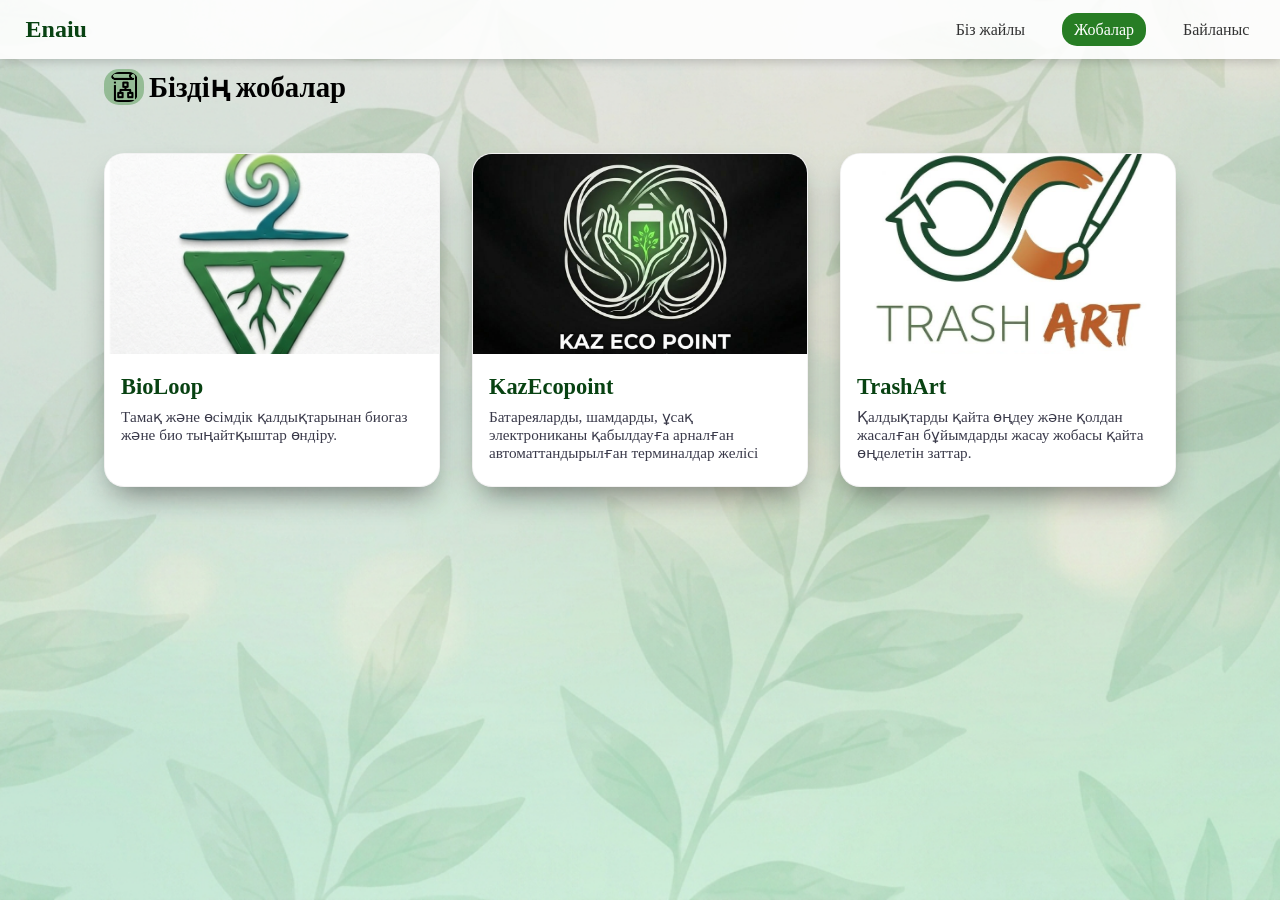
<file: 2.html>
<!DOCTYPE html>
<html lang="en">
<head>
    <meta charset="UTF-8">
    <meta name="viewport" content="width=device-width, initial-scale=1.0">
    <link rel="stylesheet" href="styles2.css">
    <title>Проекты</title>
</head>
<body>

    <header class="container">
        <div class="logo">
            <a href="index.html">Enaiu</a>
        </div>
        <nav>
            <ul>
                <li><a href="index.html">Біз жайлы</a></li>
                <li><a href="2.html" class="active ">Жобалар</a></li>
                <li><a href="3.html">Байланыс</a></li>
            </ul>
        </nav>
    </header>

    <div class="container">
            <div class="sec">
                <img src="images/project.png" alt="icon">
                <span>Біздің жобалар</span>
            </div>
            <div class="projects-grid">
                <article class="project-card">
                    <img src="images/BioLoop.png" alt="Project 1" onerror="this.src='https://placehold.co/600x400/084212/white?text=BioLoop'">
                    <h3><a href="BioLoop.html" >BioLoop</a></h3>
                    <p>Тамақ және өсімдік қалдықтарынан биогаз және био тыңайтқыштар өндіру.</p>
                </article>
                <article class="project-card">
                    <img src="images/KazEcoPoint.jpeg" alt="Project 3" onerror="this.src='https://placehold.co/600x400/084212/white?text=KazEcopoint'">
                    <h3><a href="KazEcopoint.html">KazEcopoint</a></h3>
                    <p>Батареяларды, шамдарды, ұсақ электрониканы қабылдауға арналған автоматтандырылған терминалдар желісі</p>
                </article>
                <article class="project-card">
                    <img src="images/TrashArt.jpeg" alt="Project 2" onerror="this.src='https://placehold.co/600x400/004AAD/white?text=TrashArt'">
                    <h3><a href="TrashArt.html" >TrashArt</a></h3>
                    <p>Қалдықтарды қайта өңдеу және қолдан жасалған бұйымдарды жасау жобасы қайта өңделетін заттар.</p>
                </article>
            </div>
        </div>
</body>
</html>
</file>
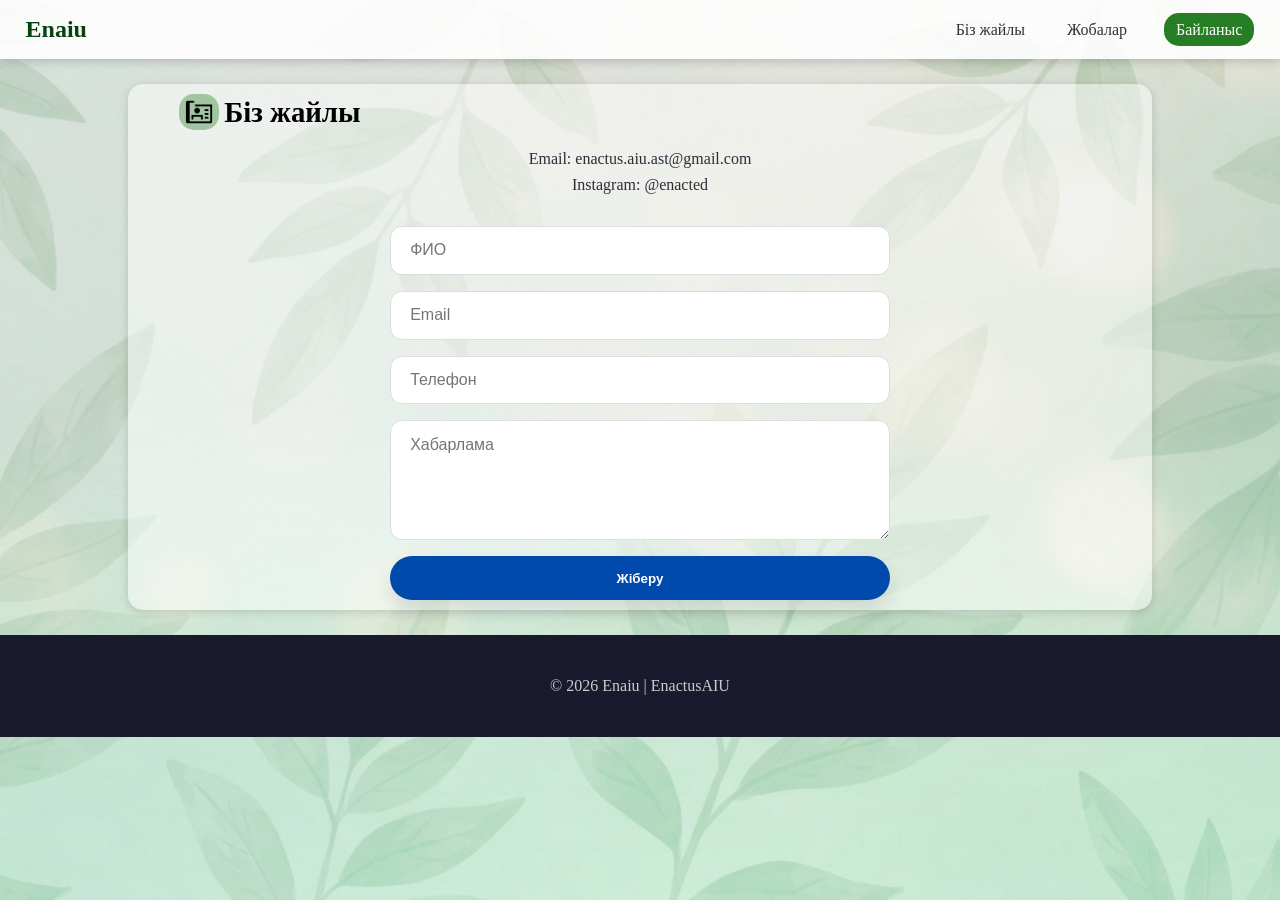
<file: 3.html>
<!DOCTYPE html>
<html lang="kk">
<head>
    <meta charset="UTF-8">
    <!-- <meta name="viewport" content="width=device-width, initial-scale=1.0"> -->
    <title>ЭкоБатыр | EnactusAIU</title>
    <link rel="stylesheet" href="styles2.css">
</head>
<body>
    <header class="container">
        <div class="logo">
            <a href="index.html">Enaiu</a>
        </div>
        <nav>
            <ul>
                <li><a href="index.html">Біз жайлы</a></li>
                <li><a href="2.html">Жобалар</a></li>
                <li><a href="3.html" class="active">Байланыс</a></li>
            </ul>
        </nav>
    </header>


    <section id="contacts">
        <div class="container">
            <div class="sec">
                <img src="images/contact.png" alt="icon">
                <span>Біз жайлы</span>
            </div>
            <p>Email: enactus.aiu.ast@gmail.com</p>
            <p>Instagram: @enacted</p>
            <form action="https://docs.google.com/forms/d/e/1FAIpQLSeUyE6Bf9zA5mmygJA-V_5WaFgOQULMJFFHh0vVrpIqzO7_cw/formResponse" 
            method="POST" 
            target="hidden_iframe">
                <input type="text" name = "entry.670648919" placeholder="ФИО">
                <input type="email"name = "entry.1714698773" placeholder="Email">
                <input type="number" name = "entry.1675330904" placeholder="Телефон">
                <textarea name = "entry.946836372" placeholder="Хабарлама"></textarea>
                <button type="submit" class="btn">Жіберу</button>
            </form>
            <iframe name="hidden_iframe"  style="display:none;"></iframe>
        </div>
    </section>

    <footer>
        <div class="container">
            <p>© 2026 Enaiu | EnactusAIU</p>
        </div>
    </footer>
</file>
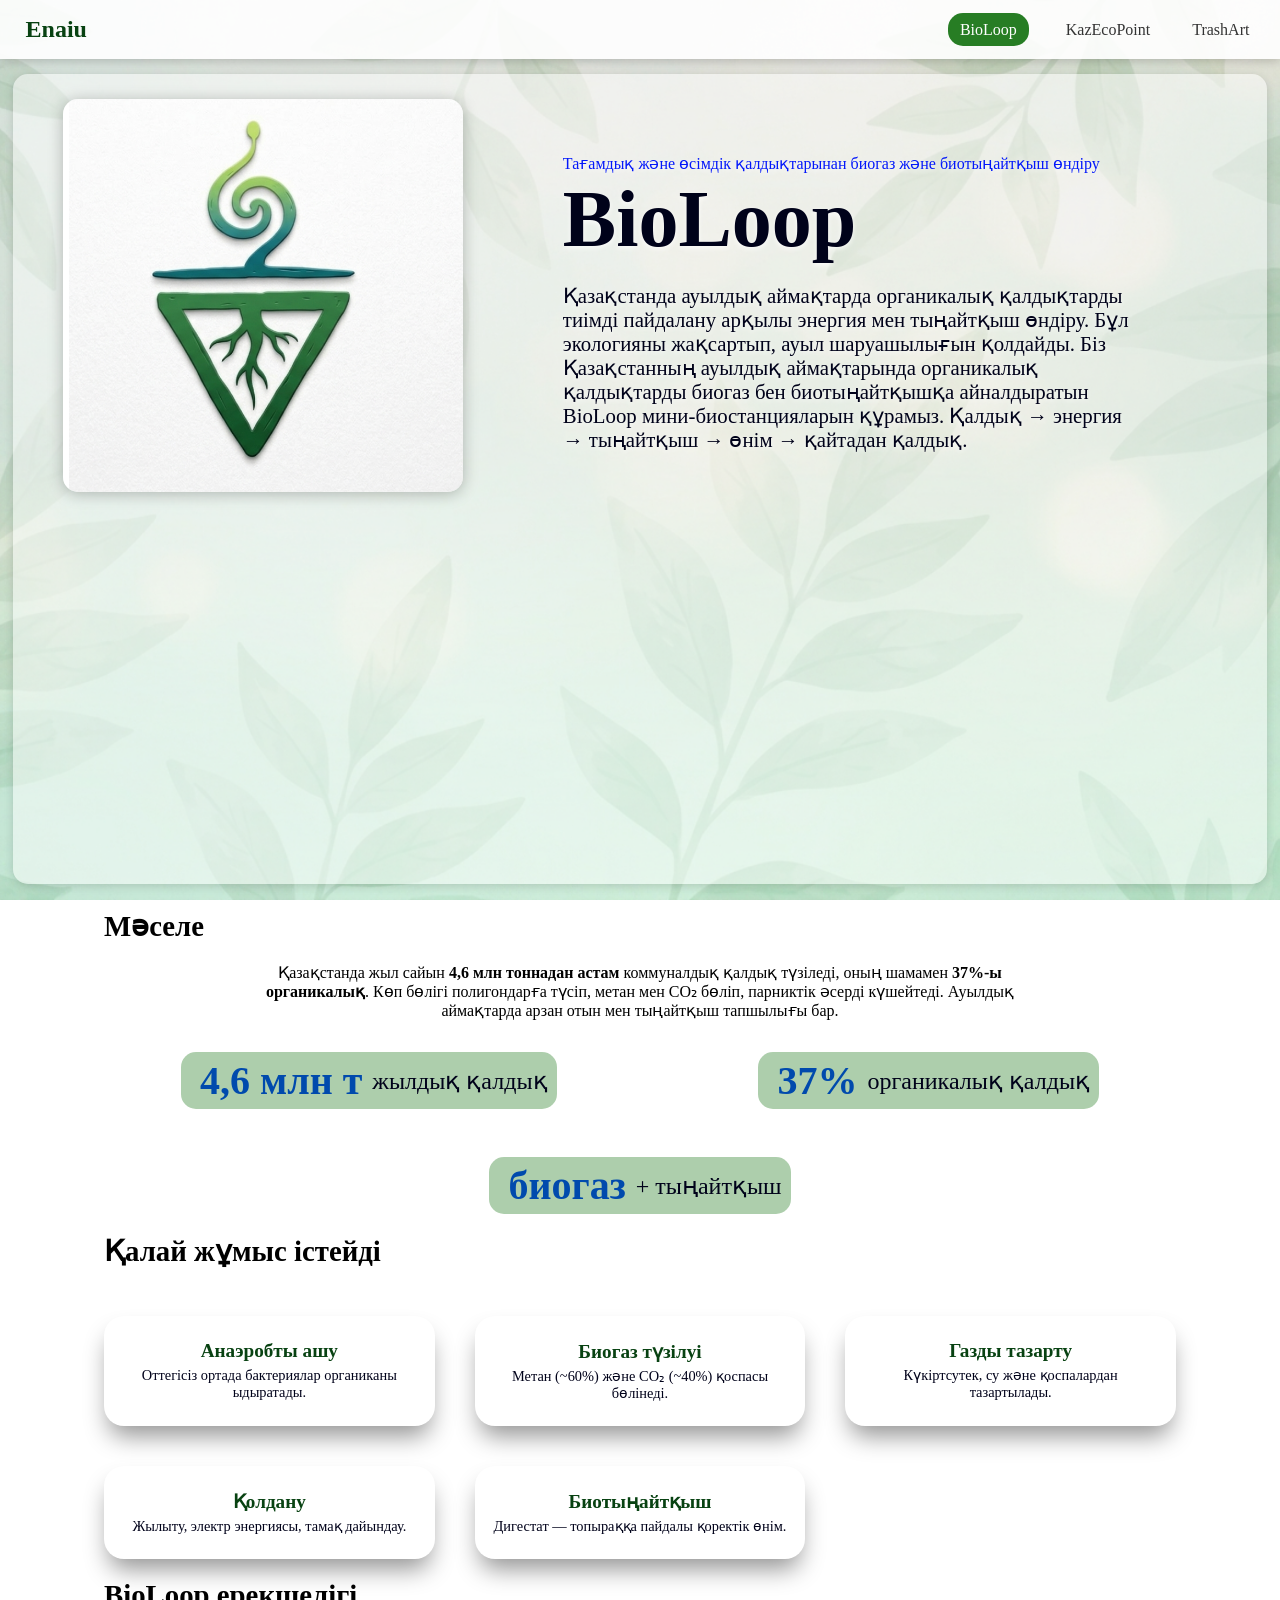
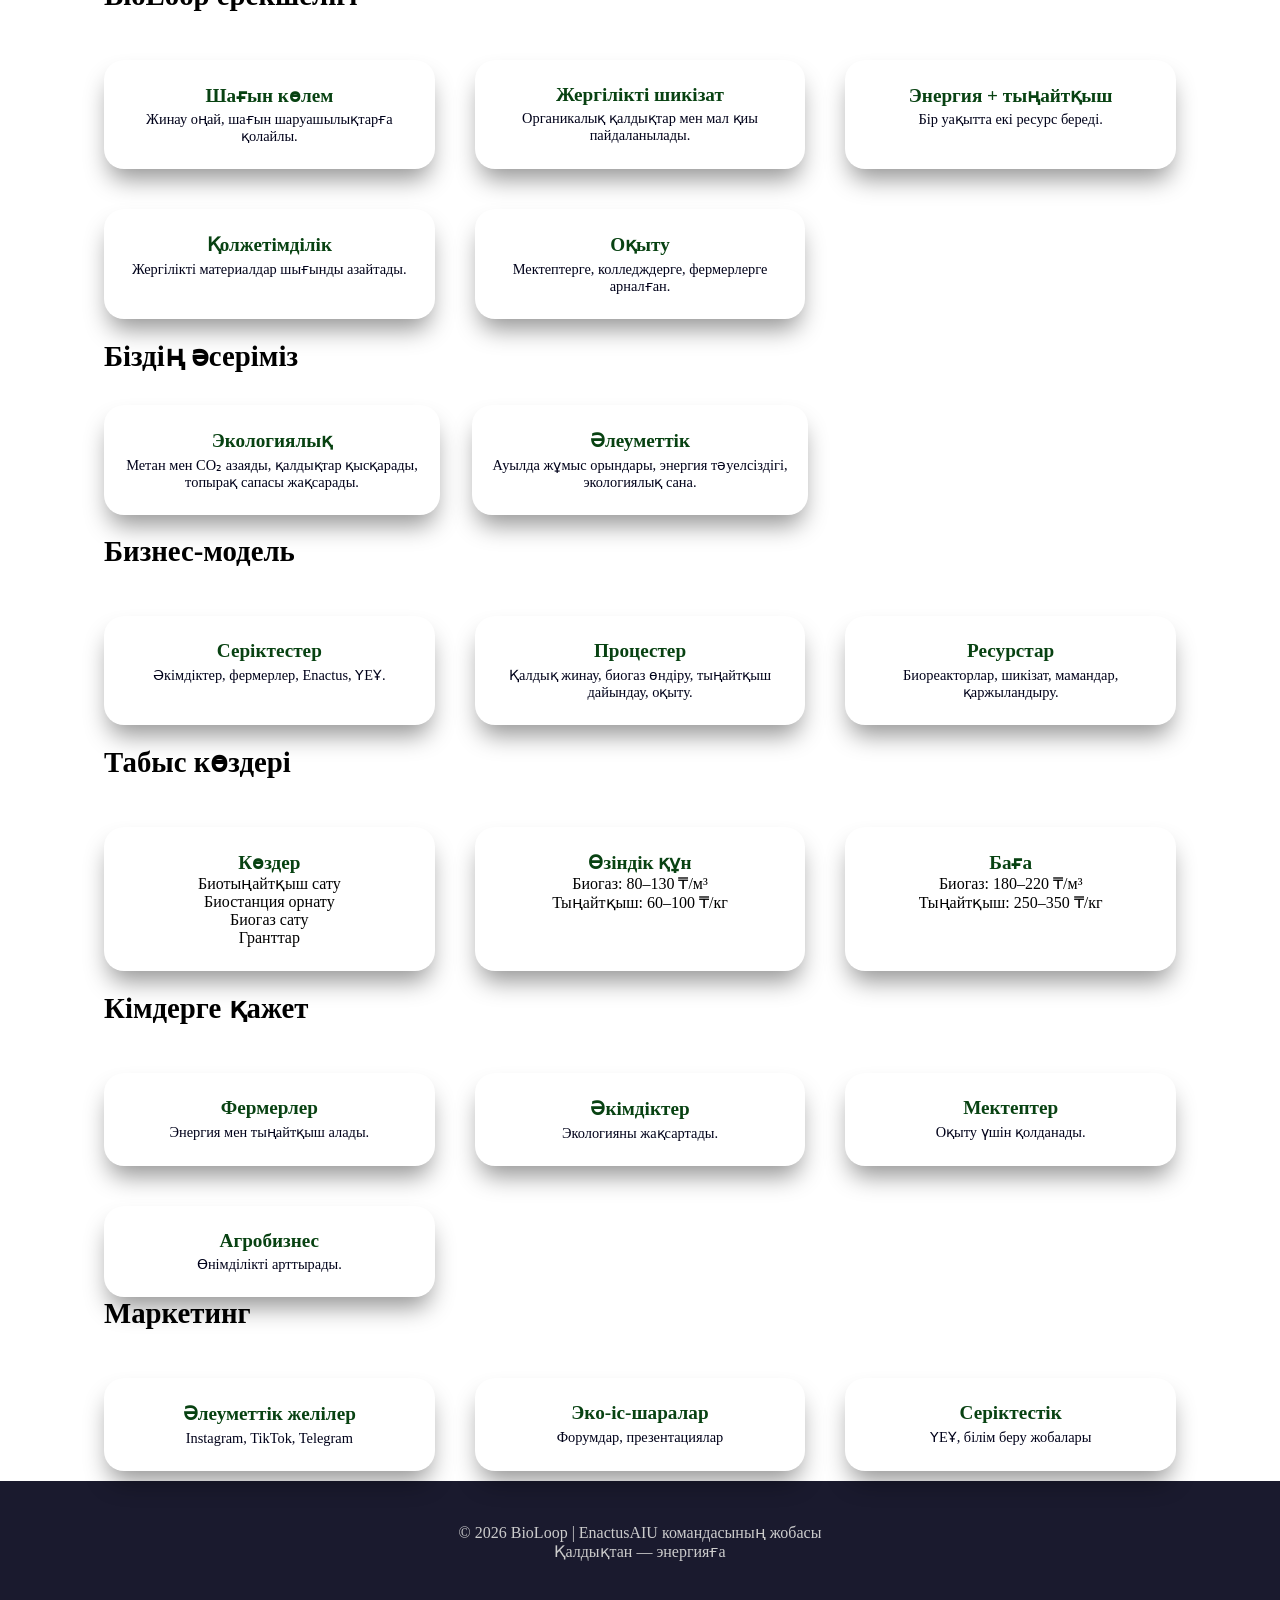
<file: BioLoop.html>
<!DOCTYPE html>
<html lang="kk">
<head>
    <meta charset="UTF-8">
    <meta name="viewport" content="width=device-width, initial-scale=1.0">
    <title>BioLoop | Биогаз және биотыңайтқыштар</title>
    <link rel="stylesheet" href="styles2.css">
    <link rel="stylesheet" href="https://cdnjs.cloudflare.com/ajax/libs/font-awesome/6.5.1/css/all.min.css">
</head>
<body>
    <header class="container">
        <div class="logo">
            <a href="index.html">Enaiu</a>
        </div>
        <nav>
            <ul>
                <li><a href="BioLoop.html" class="active">BioLoop</a></li>
                <li><a href="KazEcoPoint.html">KazEcoPoint</a></li>
                <li><a href="TrashArt.html">TrashArt</a></li>
            </ul>
        </nav>
    </header>

    <!-- Hero -->
    <section id="hero">
        <img src="images/BioLoop.png" alt="BioLoop">
        <h1>BioLoop</h1>
        <p>Тағамдық және өсімдік қалдықтарынан биогаз және биотыңайтқыш өндіру</p>
        <h2>
            Қазақстанда ауылдық аймақтарда органикалық қалдықтарды тиімді пайдалану арқылы энергия мен тыңайтқыш өндіру.
            Бұл экологияны жақсартып, ауыл шаруашылығын қолдайды.
            Біз Қазақстанның ауылдық аймақтарында органикалық қалдықтарды биогаз бен биотыңайтқышқа айналдыратын BioLoop мини-биостанцияларын құрамыз.
            Қалдық → энергия → тыңайтқыш → өнім → қайтадан қалдық.
        </h2>

    </section>


    <!-- Мәселе -->
    <section id="problem" class="container">
        <div class="sec">Мәселе</div>
        <p style="text-align: center; max-width: 800px; margin: 0 auto 2rem auto;">
            Қазақстанда жыл сайын <strong>4,6 млн тоннадан астам</strong> коммуналдық қалдық түзіледі,
            оның шамамен <strong>37%-ы органикалық</strong>.
            Көп бөлігі полигондарға түсіп, метан мен CO₂ бөліп, парниктік әсерді күшейтеді.
            Ауылдық аймақтарда арзан отын мен тыңайтқыш тапшылығы бар.
        </p>
        <div class="about-stats">
            <div>
                <h3>4,6 млн т</h3>
                <span>жылдық қалдық</span>
            </div>
            <div>
                <h3>37%</h3>
                <span>органикалық қалдық</span>
            </div>
            <div>
                <h3>биогаз</h3>
                <span>+ тыңайтқыш</span>
            </div>
        </div>
    </section>

    <!-- Процесс -->
    <section id="process" class="container">
        <div class="sec">Қалай жұмыс істейді</div>
        <div class="team-grid">
            <div class="team-member">
                <h3>Анаэробты ашу</h3>
                <p>Оттегісіз ортада бактериялар органиканы ыдыратады.</p>
            </div>
            <div class="team-member">
                <h3>Биогаз түзілуі</h3>
                <p>Метан (~60%) және CO₂ (~40%) қоспасы бөлінеді.</p>
            </div>
            <div class="team-member">
                <h3>Газды тазарту</h3>
                <p>Күкіртсутек, су және қоспалардан тазартылады.</p>
            </div>
            <div class="team-member">
                <h3>Қолдану</h3>
                <p>Жылыту, электр энергиясы, тамақ дайындау.</p>
            </div>
            <div class="team-member">
                <h3>Биотыңайтқыш</h3>
                <p>Дигестат — топыраққа пайдалы қоректік өнім.</p>
            </div>
        </div>
    </section>

    <!-- Ерекшелік -->
    <section class="container">
        <div class="sec">BioLoop ерекшелігі</div>
        <div class="team-grid">
            <div class="team-member">
                <h3>Шағын көлем</h3>
                <p>Жинау оңай, шағын шаруашылықтарға қолайлы.</p>
            </div>
            <div class="team-member">
                <h3>Жергілікті шикізат</h3>
                <p>Органикалық қалдықтар мен мал қиы пайдаланылады.</p>
            </div>
            <div class="team-member">
                <h3>Энергия + тыңайтқыш</h3>
                <p>Бір уақытта екі ресурс береді.</p>
            </div>
            <div class="team-member">
                <h3>Қолжетімділік</h3>
                <p>Жергілікті материалдар шығынды азайтады.</p>
            </div>
            <div class="team-member">
                <h3>Оқыту</h3>
                <p>Мектептерге, колледждерге, фермерлерге арналған.</p>
            </div>
        </div>
    </section>

    <!-- Әсер -->
    <section id="impact" class="container">
        <div class="sec">Біздің әсеріміз</div>
        <div class="impact-grid">
            <div class="team-member">
                <h3>Экологиялық</h3>
                <p>Метан мен CO₂ азаяды, қалдықтар қысқарады, топырақ сапасы жақсарады.</p>
            </div>
            <div class="team-member">
                <h3>Әлеуметтік</h3>
                <p>Ауылда жұмыс орындары, энергия тәуелсіздігі, экологиялық сана.</p>
            </div>
        </div>
    </section>

    <!-- Бизнес модель -->
    <section class="container">
        <div class="sec">Бизнес-модель</div>
        <div class="team-grid">
            <div class="team-member">
                <h3>Серіктестер</h3>
                <p>Әкімдіктер, фермерлер, Enactus, ҮЕҰ.</p>
            </div>
            <div class="team-member">
                <h3>Процестер</h3>
                <p>Қалдық жинау, биогаз өндіру, тыңайтқыш дайындау, оқыту.</p>
            </div>
            <div class="team-member">
                <h3>Ресурстар</h3>
                <p>Биореакторлар, шикізат, мамандар, қаржыландыру.</p>
            </div>
        </div>
    </section>

    <!-- Шығындар -->
    <section class="container">
        <div class="sec">Табыс көздері</div>
        <div class="team-grid">
            <div class="team-member">
                <h3>Көздер</h3>
                <ul>
                    <li>Биотыңайтқыш сату</li>
                    <li>Биостанция орнату</li>
                    <li>Биогаз сату</li>
                    <li>Гранттар</li>
                </ul>
            </div>
            <div class="team-member">
                <h3>Өзіндік құн</h3>
                <ul>
                    <li>Биогаз: 80–130 ₸/м³</li>
                    <li>Тыңайтқыш: 60–100 ₸/кг</li>
                </ul>
            </div>
            <div class="team-member">
                <h3>Баға</h3>
                <ul>
                    <li>Биогаз: 180–220 ₸/м³</li>
                    <li>Тыңайтқыш: 250–350 ₸/кг</li>
                </ul>
            </div>
        </div>
    </section>

    <!-- Аудитория -->
    <section class="container">
        <div class="sec">Кімдерге қажет</div>
        <div class="team-grid">
            <div class="team-member"><h3>Фермерлер</h3><p>Энергия мен тыңайтқыш алады.</p></div>
            <div class="team-member"><h3>Әкімдіктер</h3><p>Экологияны жақсартады.</p></div>
            <div class="team-member"><h3>Мектептер</h3><p>Оқыту үшін қолданады.</p></div>
            <div class="team-member"><h3>Агробизнес</h3><p>Өнімділікті арттырады.</p></div>
        </div>

        <div class="sec">Маркетинг</div>
        <div class="team-grid">
            <div class="team-member"><h3>Әлеуметтік желілер</h3><p>Instagram, TikTok, Telegram</p></div>
            <div class="team-member"><h3>Эко-іс-шаралар</h3><p>Форумдар, презентациялар</p></div>
            <div class="team-member"><h3>Серіктестік</h3><p>ҮЕҰ, білім беру жобалары</p></div>
        </div>
    </section>

    <footer>
        <div class="container">
            <p>© 2026 BioLoop | EnactusAIU командасының жобасы</p>
            <p>Қалдықтан — энергияға</p>
        </div>
    </footer>

</body>
</html>
</file>
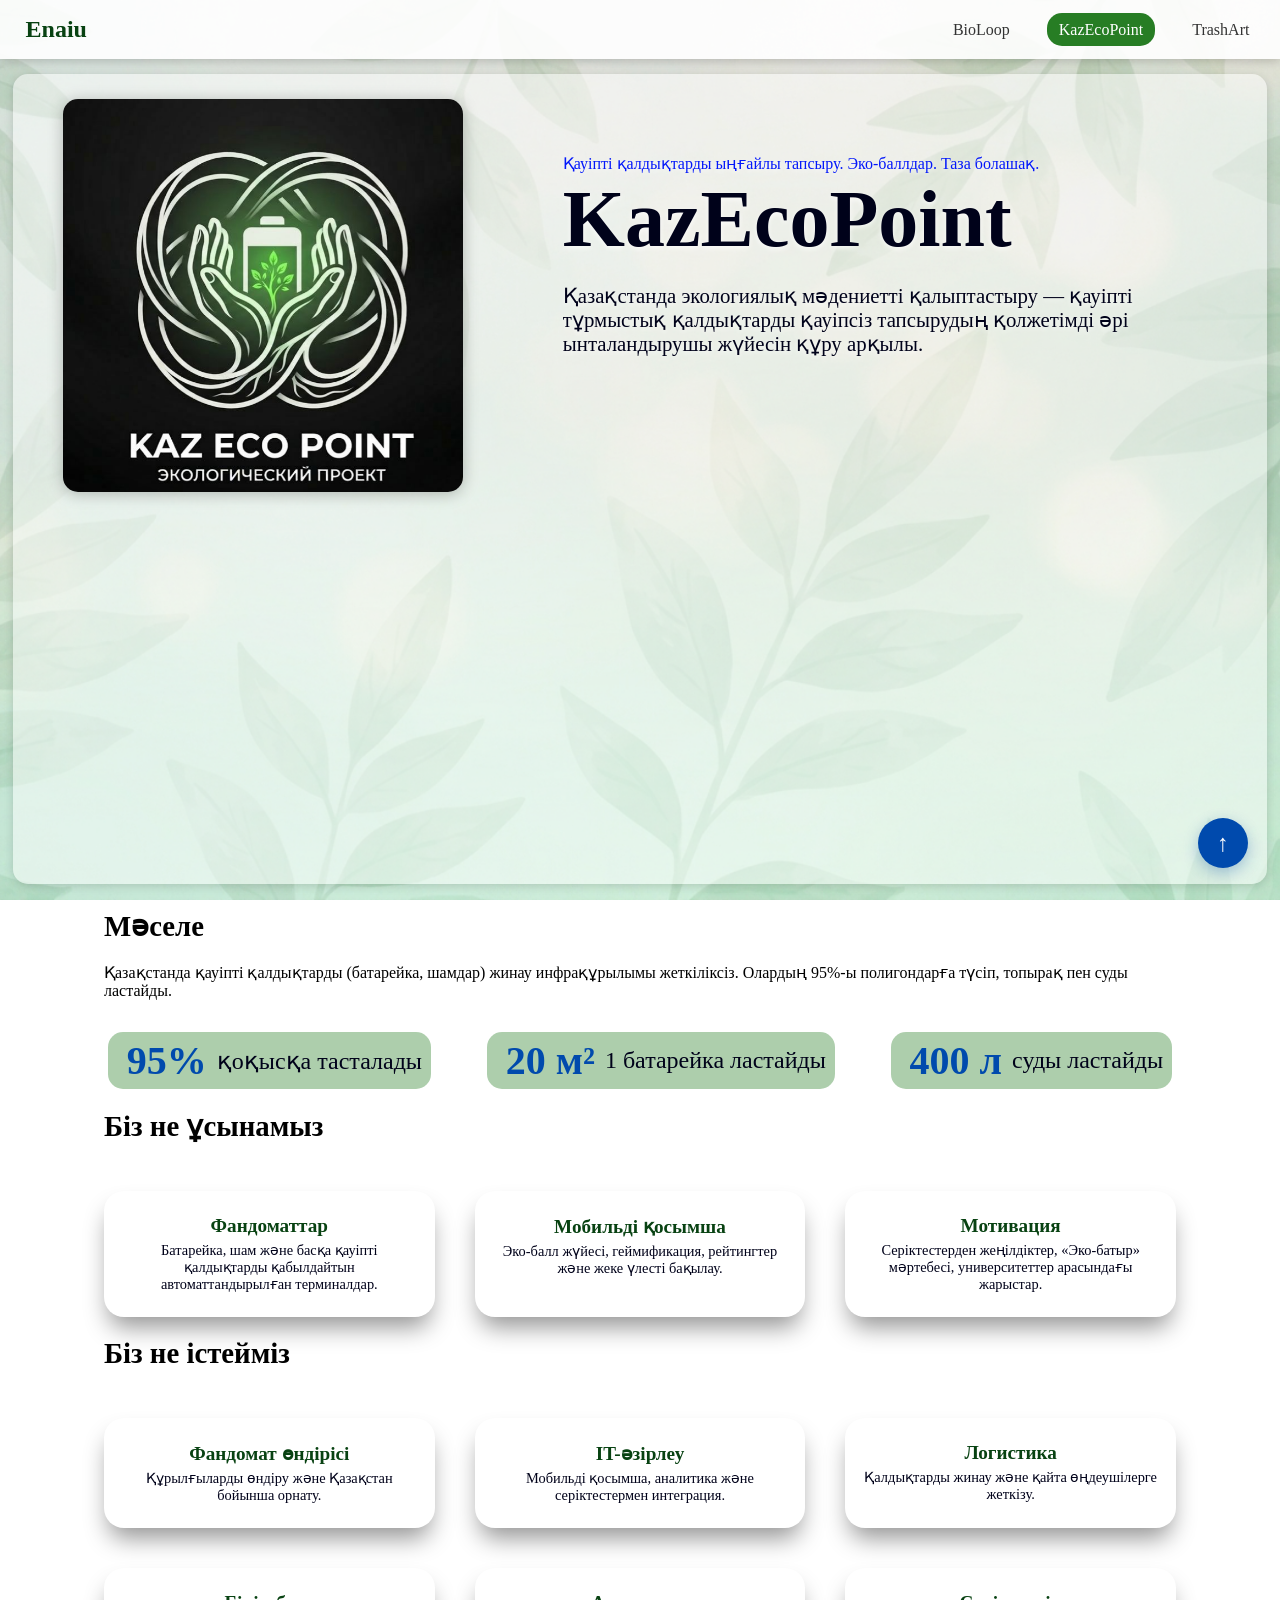
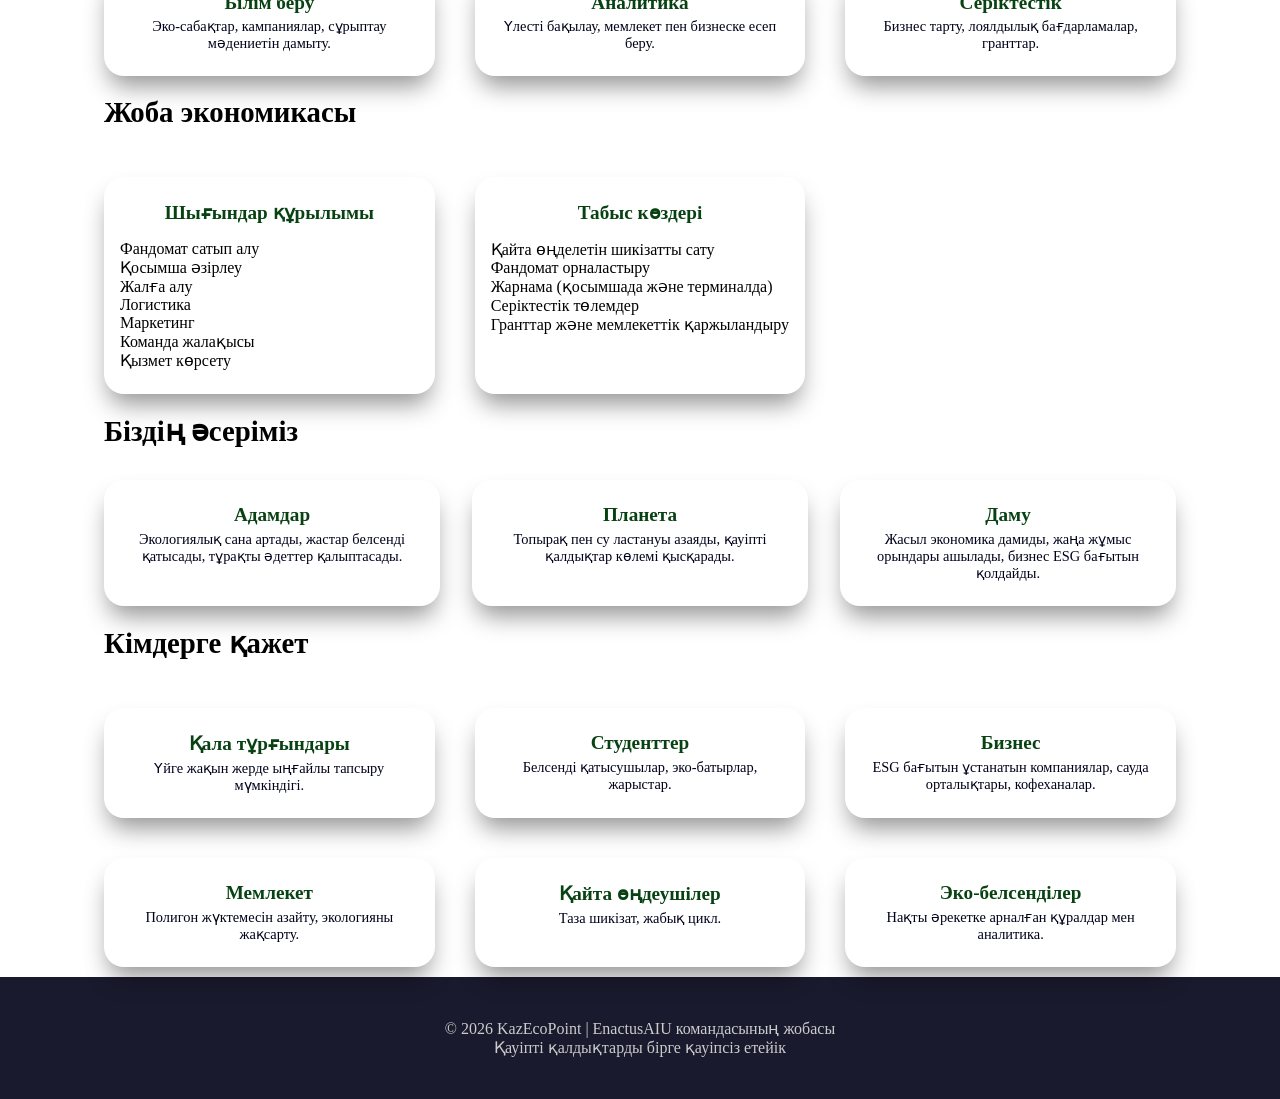
<file: KazEcoPoint.html>
<!DOCTYPE html>
<html lang="kk">
<head>
    <meta charset="UTF-8">
    <meta name="viewport" content="width=device-width, initial-scale=1.0">
    <title>KazEcoPoint | Қазақстандағы эко-фандоматтар</title>
    <link rel="stylesheet" href="styles2.css">
    <link rel="stylesheet" href="https://cdnjs.cloudflare.com/ajax/libs/font-awesome/6.5.1/css/all.min.css">
</head>
<body>
    <header class="container">
        <div class="logo">
            <a href="index.html">Enaiu</a>
        </div>
        <nav>
            <ul>
                <li><a href="BioLoop.html">BioLoop</a></li>
                <li><a href="KazEcoPoint.html" class="active">KazEcoPoint</a></li>
                <li><a href="TrashArt.html">TrashArt</a></li>
            </ul>
        </nav>
    </header>

    <!-- Hero -->
    <section id="hero">
        <img src="images/KazEcoPoint.png" alt="KazEcoPoint">
        <h1>KazEcoPoint</h1>
        <p>Қауіпті қалдықтарды ыңғайлы тапсыру. Эко-баллдар. Таза болашақ.</p>
        <h2>
            Қазақстанда экологиялық мәдениетті қалыптастыру — қауіпті тұрмыстық қалдықтарды қауіпсіз тапсырудың қолжетімді әрі ынталандырушы жүйесін құру арқылы.
        </h2>
       
    </section>

    <!-- Мәселе -->
    <section id="problem" class="container">
        <div class="sec">Мәселе</div>
        <p>
            Қазақстанда қауіпті қалдықтарды (батарейка, шамдар) жинау инфрақұрылымы жеткіліксіз.
            Олардың 95%-ы полигондарға түсіп, топырақ пен суды ластайды.
        </p>
        <div class="about-stats">
            <div>
                <h3>95%</h3>
                <span>қоқысқа тасталады</span>
            </div>
            <div>
                <h3>20 м²</h3>
                <span>1 батарейка ластайды</span>
            </div>
            <div>
                <h3>400 л</h3>
                <span>суды ластайды</span>
            </div>
        </div>
    </section>

    <!-- Ұсыныс -->
    <section id="value" class="container">
        <div class="sec">Біз не ұсынамыз</div>
        <div class="team-grid">
            <div class="team-member">
                <h3>Фандоматтар</h3>
                <p>Батарейка, шам және басқа қауіпті қалдықтарды қабылдайтын автоматтандырылған терминалдар.</p>
            </div>
            <div class="team-member">
                <h3>Мобильді қосымша</h3>
                <p>Эко-балл жүйесі, геймификация, рейтингтер және жеке үлесті бақылау.</p>
            </div>
            <div class="team-member">
                <h3>Мотивация</h3>
                <p>Серіктестерден жеңілдіктер, «Эко-батыр» мәртебесі, университеттер арасындағы жарыстар.</p>
            </div>
        </div>
    </section>

    <!-- Қызмет -->
    <section class="container">
        <div class="sec">Біз не істейміз</div>
        <div class="team-grid">
            <div class="team-member">
                <h3>Фандомат өндірісі</h3>
                <p>Құрылғыларды өндіру және Қазақстан бойынша орнату.</p>
            </div>
            <div class="team-member">
                <h3>IT-әзірлеу</h3>
                <p>Мобильді қосымша, аналитика және серіктестермен интеграция.</p>
            </div>
            <div class="team-member">
                <h3>Логистика</h3>
                <p>Қалдықтарды жинау және қайта өңдеушілерге жеткізу.</p>
            </div>
            <div class="team-member">
                <h3>Білім беру</h3>
                <p>Эко-сабақтар, кампаниялар, сұрыптау мәдениетін дамыту.</p>
            </div>
            <div class="team-member">
                <h3>Аналитика</h3>
                <p>Үлесті бақылау, мемлекет пен бизнеске есеп беру.</p>
            </div>
            <div class="team-member">
                <h3>Серіктестік</h3>
                <p>Бизнес тарту, лоялдылық бағдарламалар, гранттар.</p>
            </div>
        </div>
    </section>

    <!-- Экономика -->
    <section id="economics" class="container">
        <div class="sec">Жоба экономикасы</div>
        <div class="team-grid">
            <div class="team-member">
                <h3>Шығындар құрылымы</h3>
                <ul style="text-align:left; margin-top:1rem;  list-style-type: none;">
                    <li>Фандомат сатып алу</li>
                    <li>Қосымша әзірлеу</li>
                    <li>Жалға алу</li>
                    <li>Логистика</li>
                    <li>Маркетинг</li>
                    <li>Команда жалақысы</li>
                    <li>Қызмет көрсету</li>
                </ul>
            </div>
            <div class="team-member">
                <h3>Табыс көздері</h3>
                <ul style="text-align:left; margin-top:1rem;  list-style-type: none;">
                    <li>Қайта өңделетін шикізатты сату</li>
                    <li>Фандомат орналастыру</li>
                    <li>Жарнама (қосымшада және терминалда)</li>
                    <li>Серіктестік төлемдер</li>
                    <li>Гранттар және мемлекеттік қаржыландыру</li>
                </ul>
            </div>
        </div>
    </section>

    <!-- Әсер -->
    <section id="impact" class="container">
        <div class="sec">Біздің әсеріміз</div>
        <div class="impact-grid">
            <div class="team-member">
                <h3>Адамдар</h3>
                <p>Экологиялық сана артады, жастар белсенді қатысады, тұрақты әдеттер қалыптасады.</p>
            </div>
            <div class="team-member">
                <h3>Планета</h3>
                <p>Топырақ пен су ластануы азаяды, қауіпті қалдықтар көлемі қысқарады.</p>
            </div>
            <div class="team-member">
                <h3>Даму</h3>
                <p>Жасыл экономика дамиды, жаңа жұмыс орындары ашылады, бизнес ESG бағытын қолдайды.</p>
            </div>
        </div>
    </section>

    <!-- Клиенттер -->
    <section class="container">
        <div class="sec">Кімдерге қажет</div>
        <div class="team-grid">
            <div class="team-member"><h3>Қала тұрғындары</h3><p>Үйге жақын жерде ыңғайлы тапсыру мүмкіндігі.</p></div>
            <div class="team-member"><h3>Студенттер</h3><p>Белсенді қатысушылар, эко-батырлар, жарыстар.</p></div>
            <div class="team-member"><h3>Бизнес</h3><p>ESG бағытын ұстанатын компаниялар, сауда орталықтары, кофеханалар.</p></div>
            <div class="team-member"><h3>Мемлекет</h3><p>Полигон жүктемесін азайту, экологияны жақсарту.</p></div>
            <div class="team-member"><h3>Қайта өңдеушілер</h3><p>Таза шикізат, жабық цикл.</p></div>
            <div class="team-member"><h3>Эко-белсенділер</h3><p>Нақты әрекетке арналған құралдар мен аналитика.</p></div>
        </div>
    </section>

    <footer>
        <div class="container">
            <p>© 2026 KazEcoPoint | EnactusAIU командасының жобасы</p>
            <p>Қауіпті қалдықтарды бірге қауіпсіз етейік</p>
        </div>
    </footer>

    <a href="#" class="back-to-top" title="Жоғары">↑</a>

</body>
</html>
</file>
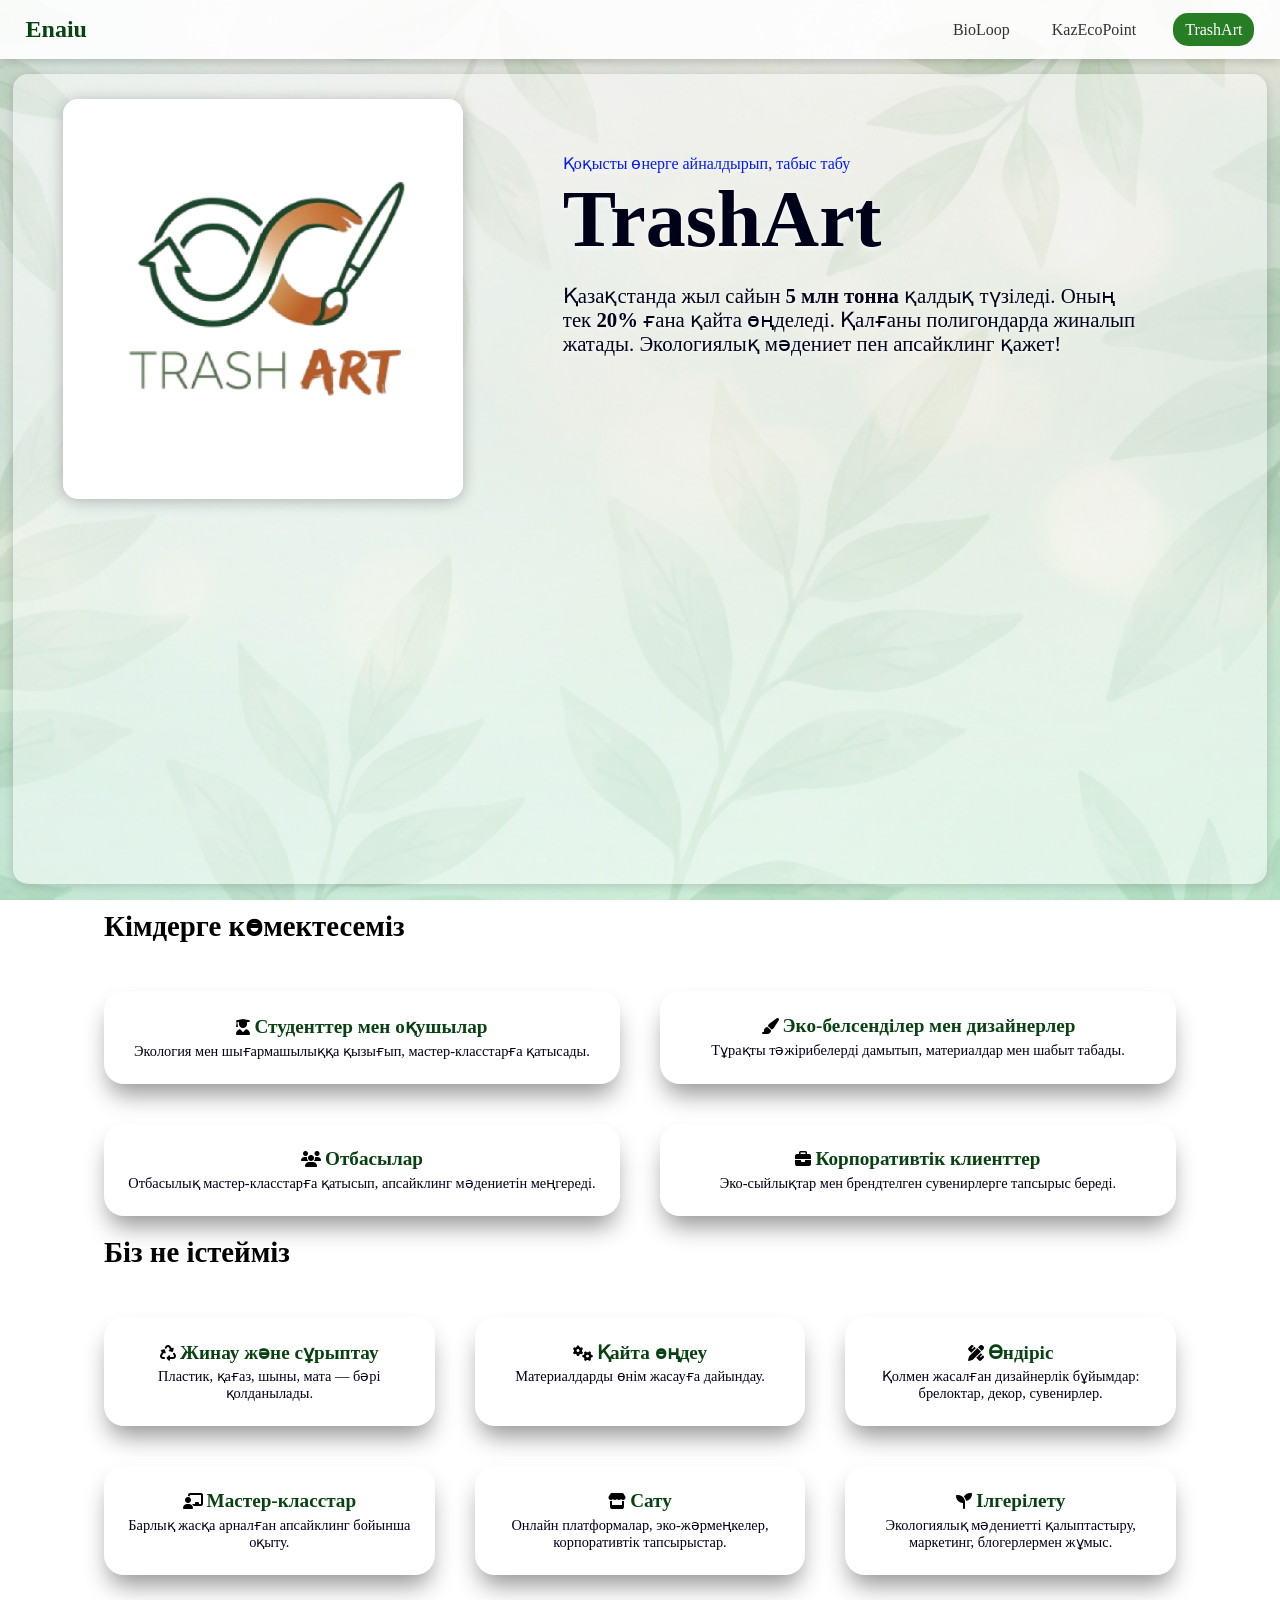
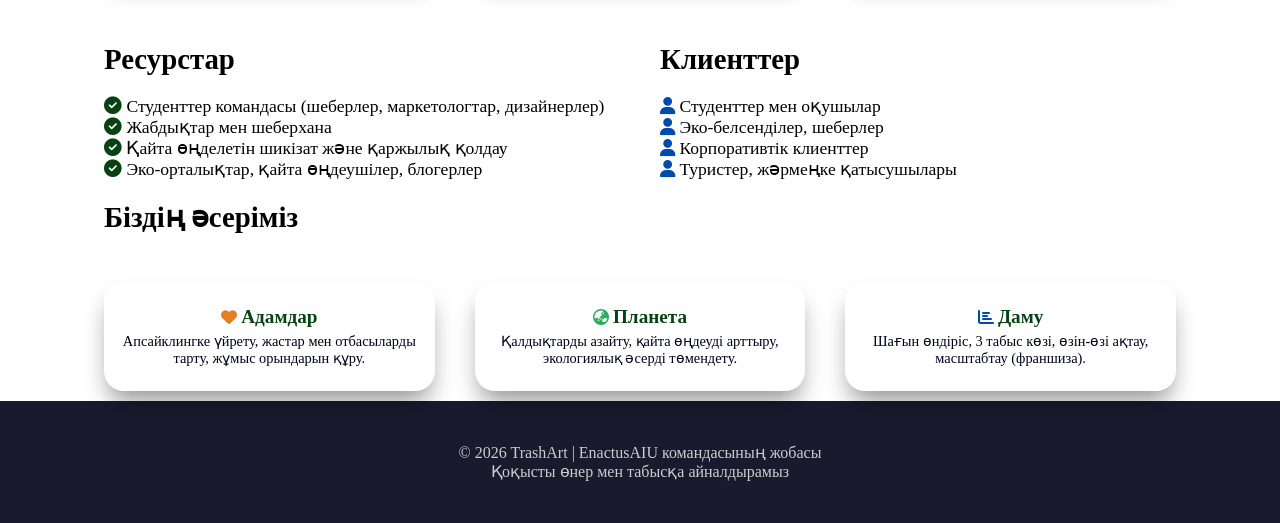
<file: TrashArt.html>
<!DOCTYPE html>
<html lang="kk">
<head>
    <meta charset="UTF-8">
    <meta name="viewport" content="width=device-width, initial-scale=1.0">
    <title>TrashArt | Апсайклинг жобасы</title>
    <link rel="stylesheet" href="styles2.css">
    <link rel="stylesheet" href="https://cdnjs.cloudflare.com/ajax/libs/font-awesome/6.5.1/css/all.min.css">
</head>
<body class="TrashArt">
    <header class="container">
        <div class="logo">
            <a href="index.html">Enaiu</a>
        </div>
        <nav>
            <ul>
                <li><a href="BioLoop.html">BioLoop</a></li>
                <li><a href="KazEcoPoint.html">KazEcoPoint</a></li>
                <li><a href="TrashArt.html" class="active">TrashArt</a></li>
            </ul>
        </nav>
    </header>

    <section id="hero">
        <div class="container">
            <img src="images/TrashArt.png" alt="TrashArt">
            <h1>TrashArt</h1>
            <p>Қоқысты өнерге айналдырып, табыс табу</p>
            <h2>
                Қазақстанда жыл сайын <strong>5 млн тонна</strong> қалдық түзіледі.
                Оның тек <strong>20%</strong> ғана қайта өңделеді.
                Қалғаны полигондарда жиналып жатады.
                Экологиялық мәдениет пен апсайклинг қажет!
            </h2>
        </div>
    </section>

    <!-- Кімдерге көмектесеміз -->
    <section>
        <div class="container">
            <h2 class="sec">Кімдерге көмектесеміз</h2>
            <div class="team-grid" style="grid-template-columns:repeat(2, minmax(220px, 1fr))">
                <div class="team-member">
                    <i class="fas fa-user-graduate"></i>
                    <span>Студенттер мен оқушылар</span>
                    <p>Экология мен шығармашылыққа қызығып, мастер-класстарға қатысады.</p>
                </div>
                <div class="team-member">
                    <i class="fas fa-paint-brush"></i>
                    <span>Эко-белсенділер мен дизайнерлер</span>
                    <p>Тұрақты тәжірибелерді дамытып, материалдар мен шабыт табады.</p>
                </div>
                <div class="team-member">
                    <i class="fas fa-users"></i>
                    <span>Отбасылар</span>
                    <p>Отбасылық мастер-класстарға қатысып, апсайклинг мәдениетін меңгереді.</p>
                </div>
                <div class="team-member">
                    <i class="fas fa-briefcase"></i>
                    <span>Корпоративтік клиенттер</span>
                    <p>Эко-сыйлықтар мен брендтелген сувенирлерге тапсырыс береді.</p>
                </div>
            </div>
        </div>
    </section>

    <!-- Қызмет түрлері -->
    <section id="activities">
        <div class="container">
            <h2 class="sec">Біз не істейміз</h2>
            <div class="team-grid">
                <div class="team-member">
                    <i class="fas fa-recycle"></i>
                    <span>Жинау және сұрыптау</span>
                    <p>Пластик, қағаз, шыны, мата — бәрі қолданылады.</p>
                </div>
                <div class="team-member">
                    <i class="fas fa-cogs"></i>
                    <span>Қайта өңдеу</span>
                    <p>Материалдарды өнім жасауға дайындау.</p>
                </div>
                <div class="team-member">
                    <i class="fas fa-pencil-ruler"></i>
                    <span>Өндіріс</span>
                    <p>Қолмен жасалған дизайнерлік бұйымдар: брелоктар, декор, сувенирлер.</p>
                </div>
                <div class="team-member">
                    <i class="fas fa-chalkboard-teacher"></i>
                    <span>Мастер-класстар</span>
                    <p>Барлық жасқа арналған апсайклинг бойынша оқыту.</p>
                </div>
                <div class="team-member">
                    <i class="fas fa-store"></i>
                    <span>Сату</span>
                    <p>Онлайн платформалар, эко-жәрмеңкелер, корпоративтік тапсырыстар.</p>
                </div>
                <div class="team-member">
                    <i class="fas fa-seedling"></i>
                    <span>Ілгерілету</span>
                    <p>Экологиялық мәдениетті қалыптастыру, маркетинг, блогерлермен жұмыс.</p>
                </div>
            </div>
        </div>
    </section>

    <!-- Ресурстар мен клиенттер -->
    <section>
        <div class="container">
            <div class="team-grid" style="grid-template-columns:repeat(2, minmax(220px, 1fr))">
                <div>
                    <h2 class="sec">Ресурстар</h2>
                    <ul style="list-style: none; font-size: 1.1rem;">
                        <li><i class="fas fa-check-circle" style="color: var(--green);"></i> Студенттер командасы (шеберлер, маркетологтар, дизайнерлер)</li>
                        <li><i class="fas fa-check-circle" style="color: var(--green);"></i> Жабдықтар мен шеберхана</li>
                        <li><i class="fas fa-check-circle" style="color: var(--green);"></i> Қайта өңделетін шикізат және қаржылық қолдау</li>
                        <li><i class="fas fa-check-circle" style="color: var(--green);"></i> Эко-орталықтар, қайта өңдеушілер, блогерлер</li>
                    </ul>
                </div>
                <div>
                    <h2 class="sec">Клиенттер</h2>
                    <ul style="list-style: none; font-size: 1.1rem;">
                        <li><i class="fas fa-user" style="color: var(--blue);"></i> Студенттер мен оқушылар</li>
                        <li><i class="fas fa-user" style="color: var(--blue);"></i> Эко-белсенділер, шеберлер</li>
                        <li><i class="fas fa-user" style="color: var(--blue);"></i> Корпоративтік клиенттер</li>
                        <li><i class="fas fa-user" style="color: var(--blue);"></i> Туристер, жәрмеңке қатысушылары</li>
                    </ul>
                </div>
            </div>
        </div>
    </section>

    <!-- Әсер -->
    <section id="impact">
        <div class="container">
            <h2 class="sec">Біздің әсеріміз</h2>
            <div class="team-grid">
                <div class="team-member">
                    <i class="fas fa-heart" style="color: #e67e22;"></i>
                    <span>Адамдар</span>
                    <p>Апсайклингке үйрету, жастар мен отбасыларды тарту, жұмыс орындарын құру.</p>
                </div>
                <div class="team-member">
                    <i class="fas fa-globe-asia" style="color: #27ae60;"></i>
                    <span>Планета</span>
                    <p>Қалдықтарды азайту, қайта өңдеуді арттыру, экологиялық әсерді төмендету.</p>
                </div>
                <div class="team-member">
                    <i class="fas fa-chart-bar" style="color: var(--blue);"></i>
                    <span>Даму</span>
                    <p>Шағын өндіріс, 3 табыс көзі, өзін-өзі ақтау, масштабтау (франшиза).</p>
                </div>
            </div>
        </div>
    </section>

    <footer>
        <div class="container">
            <p>© 2026 TrashArt | EnactusAIU командасының жобасы</p>
            <p>Қоқысты өнер мен табысқа айналдырамыз</p>
        </div>
    </footer>

    <script>
        document.querySelectorAll('a[href^="#"]').forEach(anchor => {
            anchor.addEventListener('click', function (e) {
                e.preventDefault();
                const target = document.querySelector(this.getAttribute('href'));
                if (target) {
                    target.scrollIntoView({ behavior: 'smooth' });
                }
            });
        });
    </script>
</body>
</html>
</file>
<file: styles2.css>
* {
    margin: 0;
    padding: 0;
    box-sizing: border-box;
    /* outline: 1px solid rgba(255, 0, 0, 0.3) !important; */
}

:root {
    --green: #084212;
    --blue: #004AAD;
    --light-bg: #f9fafc;
    --font: #00021a;
}

body {

    /* Добавляем фон */
    background-image: url('images/Group 29.png') ; /* Укажите путь к вашей картинке */
    background-attachment: fixed;           /* Фон не будет прокручиваться */
    background-size: cover;                 /* Растянуть на весь экран */
    background-position: center;            /* Центрировать */
    background-repeat: no-repeat;
}

.container {
    max-width: 1200px;
    margin: 0 auto;
    padding: 10px 5%;
    
}

.container ul{
    list-style-type: none;
}

header {
    position: fixed;
    top: 0;
    width: 100%;
    transition: transform 0.3s ease; /* Плавность анимации */
    z-index: 1000;
}

.header-hidden {
    transform: translateY(-100%); /* Уводит меню вверх за пределы экрана */
}

header.container {
    display: flex;
    justify-content: space-between;
    align-items: center;
    flex-wrap: wrap;
    box-shadow: 0 2px 10px rgba(0,0,0,0.20);
    padding: 1rem 2%;
    position: sticky;
    top: 0;
    z-index: 10;
    max-width: 100%;
    background: rgba(255, 255, 255, 0.90) !important; ;
}

.logo a {
    font-weight: 700;
    font-size: 1.5rem;
    color: var(--green);
    text-decoration: none;
}

nav ul {
    display: flex;
    list-style: none;
    gap: 2rem;
}

nav a {
    text-decoration: none;
    color: #333;
    font-weight: 500;
    transition: color 0.3s;
    border: 5px solid; 
    border-radius: 15px;
    border-color: transparent;
}

nav a.active {
    background: #277d24; 
    padding: 3px 7px;             
    border-radius: 15px;            
    color: #fff;
    transition: all 0.3s ease;   
}

nav a:not(.active):hover {
    color: var(--green);
}

#hero {
    background-color: rgba(255, 255, 255, 0.49); /* Белый фон с прозрачностью 85% */
    border-radius: 15px;                   /* Закругленные углы для мягкости */
    margin: 15px 1%;
    box-shadow: 0 2px 10px rgba(0,0,0,0.15);

    position: relative; 
    
    /* Высота секции */
    height: 90vh;                /* Делает высоту в 90% от экрана */
    display: flex;               /* Включаем флекс, чтобы центрировать текст внутри */
    align-items: center;         /* Центровка по вертикали */
    justify-content: center;     /* Центровка по горизонтали */
}

#hero img {
    position: absolute;          /* Абсолютное позиционирование для картинки */
    top: 25px;
    left: 50px;
    width: auto; 
    max-width: 400px;
    height: auto;
    max-height: 80%;            
    border-radius: 15px;
    box-shadow: 0 2px 15px rgba(0,0,0,0.25);
    z-index: 1;                  /* Картинка будет позади текста */
}

#hero h1, #hero p, #hero h2 {
    position: absolute;          /* Относительное позиционирование для текста */
    z-index: 2;                  /* Текст будет поверх картинки */
    color: #000000;
    text-shadow: 0 2px 5px rgba(255,255,255,0.8); /* Легкая тень для читаемости */
}

#hero h1 {
    top: 100px;
    left: 550px;
    font-size: 5rem;
    font-weight: 800;
    color: var(--font);
    margin-bottom: 10px;
}

#hero h2 {
    top: 210px;
    left: 550px;
    font-weight: 500;
    right: 10%;
    font-size: 1.3rem;
    color: #00021a;
    margin-bottom: 25px;
}

#hero p {
    top: 80px;
    left: 550px;
    font-size: 1rem;
    color: #0318fa;
    margin-bottom: 25px;
}

#hero .btn {
    position: absolute;
    right: 10%;
    bottom: 100px;
}

.btn {
    display: inline-block;
    background-color: #277d24;
    color: white;
    font-weight: 600;
    padding: 0.9rem 2.5rem;
    border-radius: 50px;
    text-decoration: none;
    transition: transform 0.3s, box-shadow 0.3s;
    box-shadow: 0 10px 20px rgba(0,0,0,0.1);
    border: none;
    cursor: pointer;

}

.btn:hover {
    transform: translateY(-3px);
    box-shadow: 0 15px 30px rgba(0,0,0,0.15);
}

/* section */
.sec {
    display: flex;
    align-items: center;
    gap: 5px;
    margin-bottom: 20px;
    font-size: 1.8rem;
    font-weight: 700;
}
.TrashArt .sec {
    text-align: center !important;
}

.impact-grid {
            display: grid;
            grid-template-columns: repeat(3, 1fr);
            gap: 2rem;
            margin-top: 2rem;
        }

.sec img {
    background-color: #277d2460;
    width: 40px;
    padding: 3px 5px;
    border-radius: 15px;
}

.team-member span {
    font-size: 1.2rem;
    font-weight: 700;
    color: var(--green);

}

/* About */
#about p {
    font-size: 1.3rem;
    text-align: center;
    max-width: 700px;
    margin: 4rem auto;
    color: var(--font);
}

.about-stats {
    display: flex;
    gap: 3rem;
    flex-wrap: wrap;
    margin-top: 2rem;
}

.about-stats div {
    background-color: #277d2460;
    border-radius: 15px;
    align-items: center;
    padding: 5px 9px;
    display: flex;
    text-align: center;
    margin: 0 auto;
}

.about-stats h3 {
    font-size: 2.5rem;
    color: var(--blue);
            font-weight: 700;
    padding: 0 10px;
}

.about-stats span {
    font-size: 1.5rem;
    color: var(--font);

}

/* Team */
.team-grid {
    display: grid;
    grid-template-columns: repeat(3, minmax(220px, 1fr));
    gap: 2.5rem;
    margin-top: 3rem;
}

.team-member {
    text-align: center;
    background: white;
    border-radius: 20px;
    padding: 1.5rem 1rem;
    box-shadow: 0 15px 25px -5px rgba(0, 0, 0, 0.42);
    transition: transform 0.3s;
}

.team-member:hover {
    transform: translateY(-15px);
}

.team-member img {
    width: 120px;
    height: 120px;
    border-radius: 50%;
    object-fit: cover;
    margin-bottom: 1rem;
    border: 3px solid var(--blue);
}

.team-member h3 {
    font-size: 1.2rem;
    font-weight: 700;
    color: var(--green);
}

.team-member p {
    color: var(--font);
    font-size: 0.9rem;
    margin-top: 0.3rem;
}

/* FOOTER */
footer {
    background-color: #1a1a2e;
    color: #ccc;
    text-align: center;
    padding: 2rem 0;
}

footer p {
    margin: 0;
}

/* Кнопка "Наверх" */
.back-to-top {
    position: fixed;
    bottom: 2rem;
    right: 2rem;
    background: var(--blue);
    color: white;
    width: 50px;
    height: 50px;
    border-radius: 50%;
    display: flex;
    align-items: center;
    justify-content: center;
    text-decoration: none;
    box-shadow: 0 5px 15px rgba(0,74,173,0.3);
    transition: background 0.3s;
    z-index: 99;
    font-size: 1.5rem;
}

.back-to-top:hover {
    background: var(--green);
}

/* проджект */
.projects-grid {
    display: grid;
    grid-template-columns: repeat(3, minmax(280px, 1fr));
    gap: 2rem;
    margin-top: 3rem;
}

.project-card {
    background: white;
    border-radius: 20px;
    overflow: hidden;
    box-shadow: 0 15px 30px -10px rgba(0, 0, 0, 0.477);
    transition: transform 0.3s, box-shadow 0.3s;
    border: 1px solid rgba(0,0,0,0.05);
}

.project-card:hover {
    transform: translateY(-8px);
    box-shadow: 0 25px 40px -10px rgba(0,74,173,0.2);
}

.project-card img {
    width: 100%;
    height: 200px;
    object-fit: cover;
    background-color: #eef2f7;
}

.project-card a {
    text-decoration: none;
    color: var(--green);
    transition: color 0.3s;
}

.project-card h3 {
    font-size: 1.4rem;
    font-weight: 700;
    color: var(--green);
    margin: 1rem 1rem 0.5rem;
}

.project-card p {
    color: #3a3a4a;
    margin: 0 1rem 1.5rem;
    font-size: 0.95rem;
}

/* CONTACT SECTION */
#contacts {
    background-color: rgba(255, 255, 255, 0.49); /* Белый фон с прозрачностью 85% */
    border-radius: 15px;                   /* Закругленные углы для мягкости */
    margin: 25px 10%;
    box-shadow: 0 2px 10px rgba(0,0,0,0.15);

}

#contacts p {
    text-align: center;
    margin: 0.5rem 0;
    color: #2d2d3a;
}

form {
    max-width: 500px;
    margin: 2rem auto 0;
    display: flex;
    flex-direction: column;
    gap: 1rem;
}

input, textarea {
    font-family: 'Inter', sans-serif;
    padding: 0.9rem 1.2rem;
    border: 1px solid #ddd;
    border-radius: 12px;
    font-size: 1rem;
    outline: none;
    transition: border-color 0.3s;
}

input:focus, textarea:focus {
    border-color: var(--blue);
}

textarea {
    min-height: 120px;
    resize: vertical;
}

button.btn {
    background-color: var(--blue);
    color: white;
    border: none;
    width: 100%;
}

button.btn:hover {
    background-color: var(--green);
}
</file>
